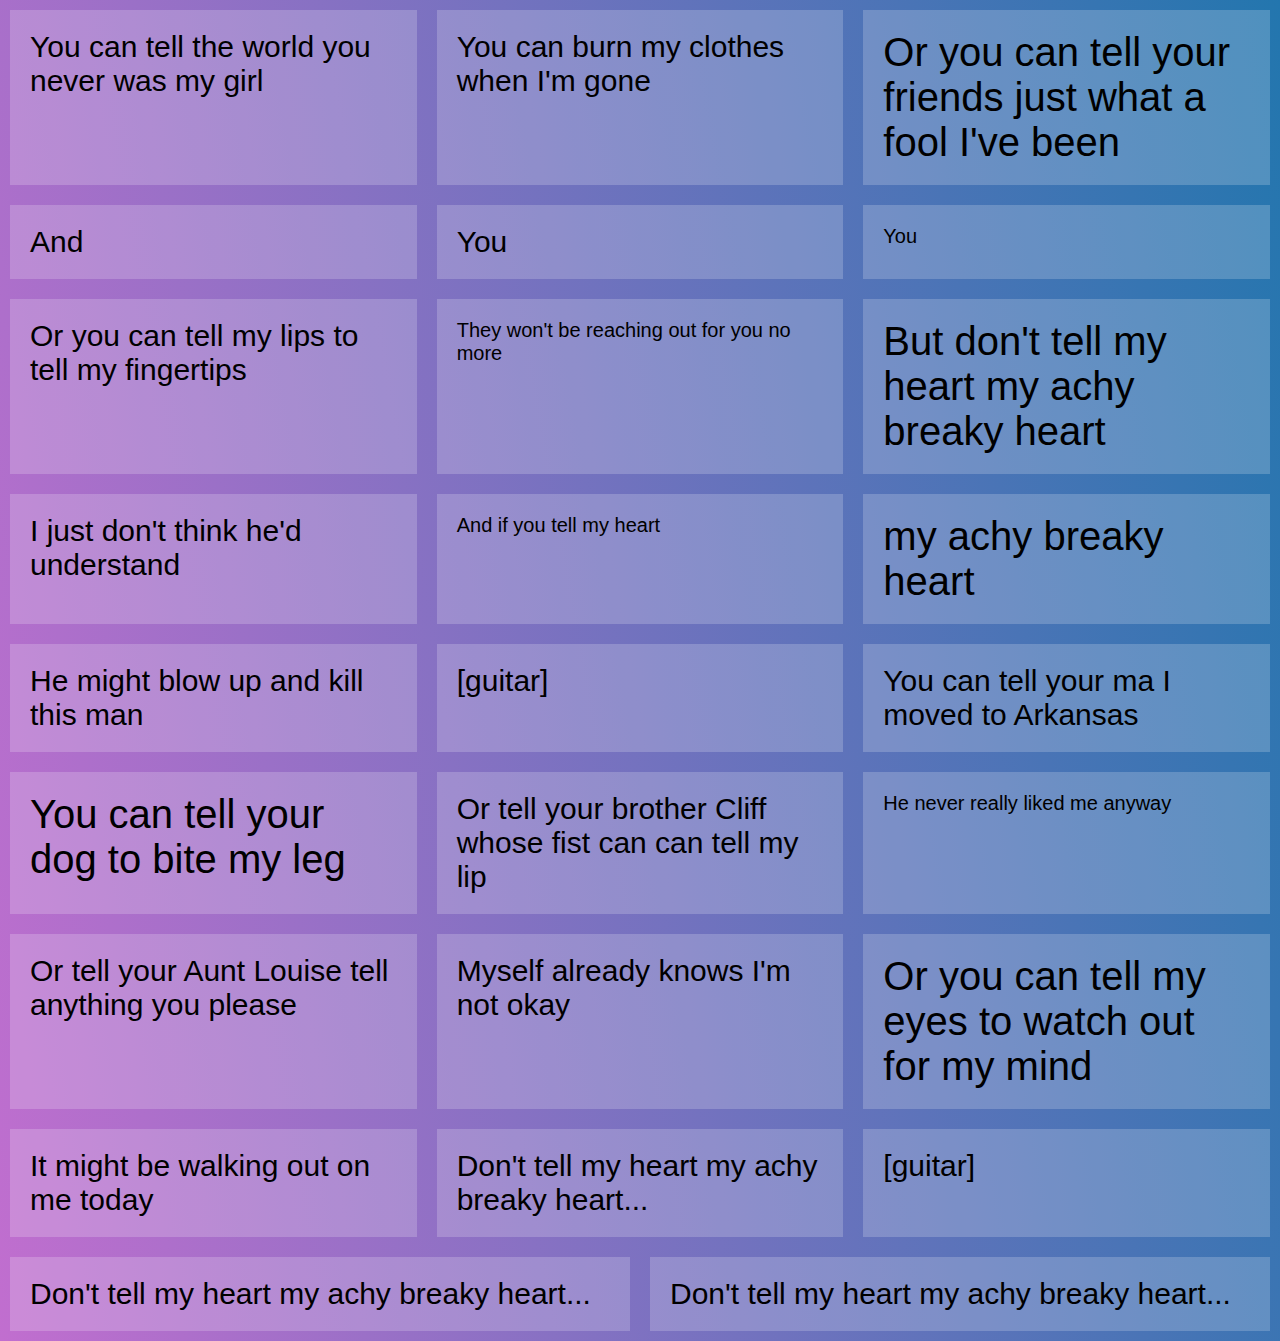
<file: equal-height-elements/index.html>
<!DOCTYPE html>
<html lang="en">
<head>
  <meta charset="UTF-8">
  <title>FlexBox Nav</title>
  <link rel="stylesheet" href="https://maxcdn.bootstrapcdn.com/font-awesome/4.3.0/css/font-awesome.min.css">
  <link rel="stylesheet" href="style.css">
  <!-- <link rel="stylesheet" href="style-ANSWER.css"> -->
</head>
<body>

  <div class="elements">

    <div class="item">You can tell the world you never was my girl</div>
    <div class="item">You can burn my clothes when I'm gone</div>
    <div class="item large">Or you can tell your friends just what a fool I've been</div>
    <div class="item">And </div>

    <div class="item">You </div>
    <div class="item small">You </div>
    <div class="item">Or you can tell my lips to tell my fingertips</div>
    <div class="item small">They won't be reaching out for you no more</div>

    <div class="item large">But don't tell my heart my achy breaky heart</div>
    <div class="item">I just don't think he'd understand</div>
    <div class="item small">And if you tell my heart</div>
    <div class="item large">my achy breaky heart</div>
    <div class="item">He might blow up and kill this man</div>

    <div class="item">[guitar]</div>

    <div class="item">You can tell your ma I moved to Arkansas</div>
    <div class="item large">You can tell your dog to bite my leg</div>
    <div class="item">Or tell your brother Cliff whose fist can can tell my lip</div>
    <div class="item small">He never really liked me anyway</div>

    <div class="item">Or tell your Aunt Louise tell anything you please</div>
    <div class="item">Myself already knows I'm not okay</div>
    <div class="item large">Or you can tell my eyes to watch out for my mind</div>
    <div class="item">It might be walking out on me today</div>

    <div class="item">Don't tell my heart my achy breaky heart...</div>

    <div class="item">[guitar]</div>

    <div class="item">Don't tell my heart my achy breaky heart...</div>
    <div class="item">Don't tell my heart my achy breaky heart...</div>

  </div>

</body>
</html>
</file>
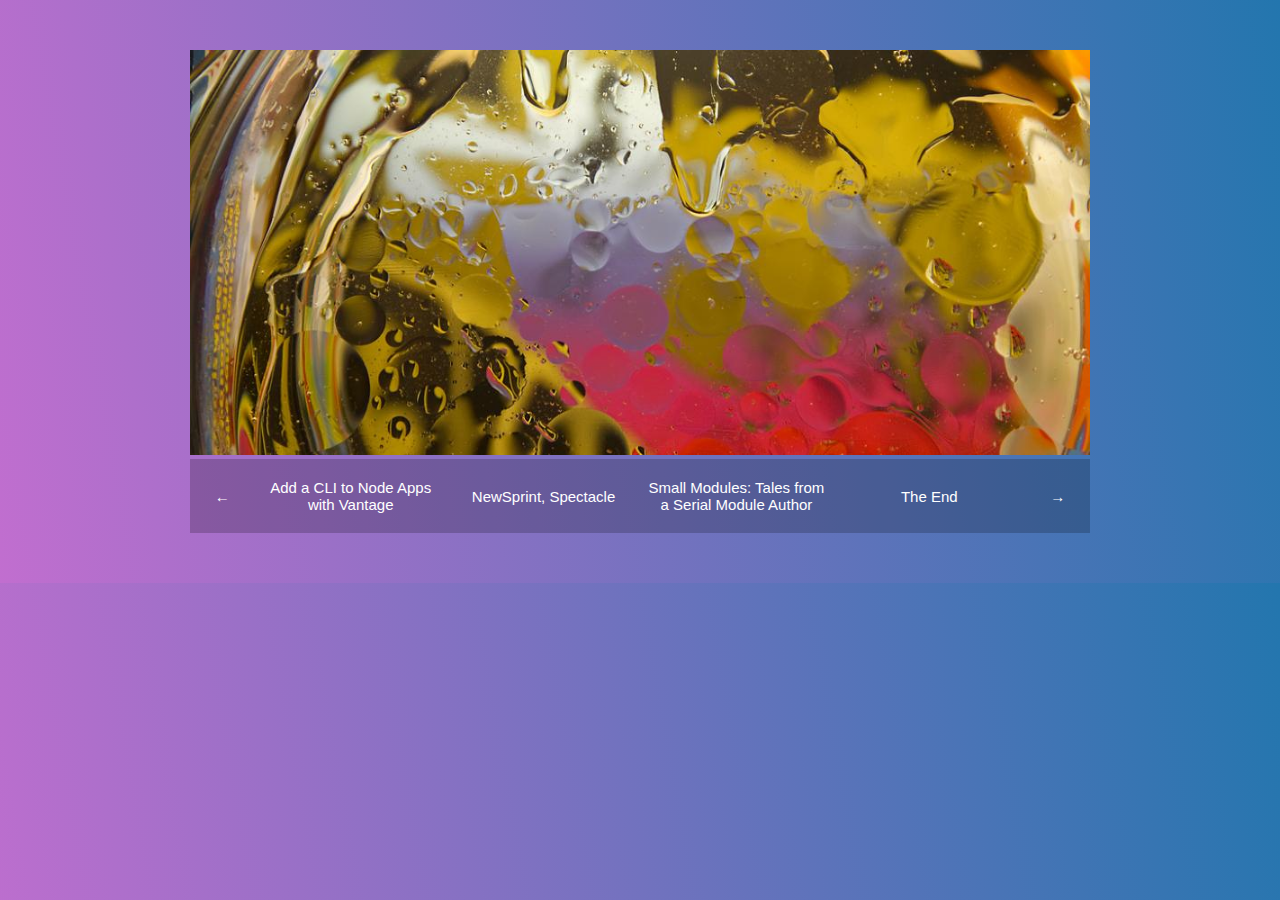
<file: nesting-flexbox/index.html>
<!DOCTYPE html>
<html lang="en">
  <head>
    <meta charset="UTF-8" />
    <title>FlexBox Nav</title>
    <link
      rel="stylesheet"
      href="https://maxcdn.bootstrapcdn.com/font-awesome/4.3.0/css/font-awesome.min.css"
    />
    <link rel="stylesheet" href="style.css" />
  </head>
  <body>
    <div class="wrapper">
      <div class="slider">
        <img src="slide.jpeg" alt="slide images" />
      </div>

      <div class="slider-nav">
        <ul>
          <li class="arrow">
            <a href="#"><span>←</span></a>
          </li>
          <li>
            <a href="#"><span>Add a CLI to Node Apps with Vantage</span></a>
          </li>

          <li>
            <a href="#"><span>NewSprint, Spectacle</span></a>
          </li>

          <li>
            <a href="#"
              ><span>Small Modules: Tales from a Serial Module Author</span></a
            >
          </li>

          <li>
            <a href="#"><span>The End</span></a>
          </li>

          <li class="arrow">
            <a href="#"><span>→</span></a>
          </li>
        </ul>
      </div>
    </div>
  </body>
</html>
</file>
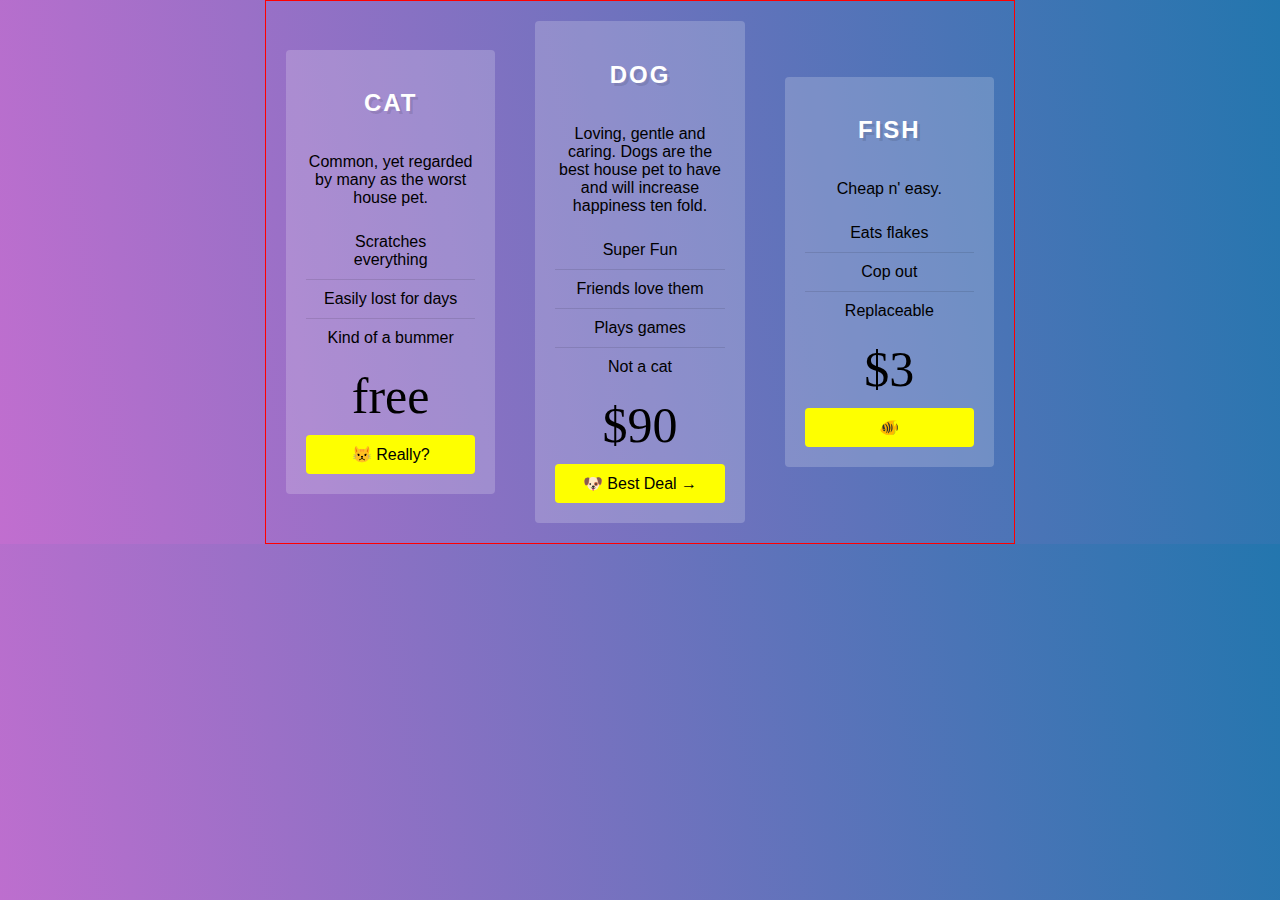
<file: pricing-grid/index.html>
<!DOCTYPE html>
<html lang="en">
<head>
  <meta charset="UTF-8">
  <title>FlexBox Nav</title>
  <link rel="stylesheet" href="https://maxcdn.bootstrapcdn.com/font-awesome/4.3.0/css/font-awesome.min.css">
  <link rel="stylesheet" href="style.css">
</head>
<body>

  <div class="pricing-grid">

    <div class="plan plan1">
      
      <h2>Cat</h2>
      <p>Common, yet regarded by many as the worst house pet.</p>
      <ul class="features">
        <li>Scratches everything</li>
        <li>Easily lost for days</li>
        <li>Kind of a bummer</li>
      </ul>

      <p class="price">free</p>

      <a href="#" class="cta">😾 Really?</a>
    </div>

    <div class="plan plan2">
      
      <h2>Dog</h2>
      <p>Loving, gentle and caring. Dogs are the best house pet to have and will increase happiness ten fold. </p>
      <ul class="features">
        <li>Super Fun</li>
        <li>Friends love them</li>
        <li>Plays games</li>
        <li>Not a cat</li>
      </ul>

      <p class="price">$90</p>

      <a href="#" class="cta">🐶 Best Deal →</a>
    </div>

    <div class="plan plan3">
      
      <h2>Fish</h2>
      <p>Cheap n' easy.</p>
      <ul class="features">
        <li>Eats flakes</li>
        <li>Cop out</li>
        <li>Replaceable</li>
      </ul>

      <p class="price">$3</p>

      <a href="#" class="cta">🐠</a>
    </div>

  </div>

</body>
</html>
</file>
<file: equal-height-elements/style.css>
/* Basic Setup */
html {
  box-sizing: border-box;
}

*, *:before, *:after {
  box-sizing: inherit;
}

body {
  font-family: sans-serif;
  margin: 0;
  background-image: linear-gradient(260deg, #2376ae 0%, #c16ecf 100%);
}

a {
  color:white;
}

.item.large {
  font-size: 40px;
}

.item.small {
  font-size: 20px;
}

.item {
  background:rgba(255,255,255,0.2);
  margin:10px;
  padding:20px;
  font-size: 30px;
}

/* Flexbox Starts Here: */
.elements{
  display: flex;
  flex-wrap: wrap;
  /* justify-content: center; */
  /* This property will not work unless we remove the flex-grow from the flex children */
}

.item{
  flex: 1 1 calc(33.333% - 20px);
  /* if we set the flex-grow property to zero we can then go to the flex container and use justify-content to manipulate the placement of the final two containers since there is extra space */
}
</file>
<file: nesting-flexbox/style.css>
/* Basic styling set up */
html {
  box-sizing: border-box;
}

*,
*:before,
*:after {
  box-sizing: inherit;
}

body {
  font-family: sans-serif;
  margin: 0;
  background-image: linear-gradient(260deg, #2376ae 0%, #c16ecf 100%);
}

.wrapper {
  max-width: 1000px;
  margin: 0 auto;
  padding: 50px;
}

img {
  max-width: 100%;
}

a {
  color: white;
  text-decoration: none;
  font-size: 15px;
  background: rgba(0, 0, 0, 0.2);
  padding: 20px 5px;
}
a:hover {
  background: rgba(0, 0, 0, 0.4);
}

/* flex styling */

.slider-nav ul{
  list-style: none;
  text-align: center;
  margin: 0;
  padding: 0px;
  display: flex;
}

.slider-nav li{
  flex: 3;
  display: flex;
}

.slider-nav .arrow{
  flex: 1;
}

.slider-nav li a{
  flex-basis: 100%;
  display: flex;
  justify-content: center;
  align-items: center;
}








 /* .slider-nav ul {
  list-style: none;
  margin: 0;
  padding: 0;
  display: flex;
  justify-content: center;
  text-align: center;
}

.slider-nav li {
  flex: 3;
  display: flex;
}

.slider-nav a {
  flex-basis: 100%;
  display: flex;
  align-items: center;
}

.slider-nav .arrow {
  flex: 1;
}

.slider-nav span{
  display: block;
  width: 100%;
}  */
</file>
<file: pricing-grid/style.css>
/* Some CSS Setup - nothing to do with flexbox */
html {
  box-sizing: border-box;
}

*, *:before, *:after {
  box-sizing: inherit;
}

body {
  font-family: sans-serif;
  margin: 0;
  background-image: linear-gradient(260deg, #2376ae 0%, #c16ecf 100%);
}

a {
  color:white;
}

.plan ul {
  margin: 0;
  padding: 0;
  list-style: none;
}

.plan ul li {
  border-bottom: 1px solid rgba(0,0,0,0.1);
  padding:10px;
}

.plan ul li:last-child {
  border-bottom: 0;
}

.plan a {
  text-decoration: none;
  background:#FEFF00;
  padding:10px;
  color:black;
  border-radius:4px;
}


.plan h2 {
  text-transform: uppercase;
  color:white;
  letter-spacing: 2px;
  text-shadow:3px 3px 0 rgba(0,0,0,0.1);
}

.price {
  font-size: 50px;
  font-family: serif;
  margin: 10px 0;
}


.pricing-grid {
  max-width:750px;
  margin: 0 auto;
  display: flex;
  align-items: center;
  border: 1px solid red;
}


/* flex properties */

.plan{
  background: rgba(255,255,255,0.2);
  margin: 20px;
  padding: 20px;
  border-radius: 4px;
  text-align: center;
  flex: 1;
  display: flex;
  flex-direction: column;
  justify-content: space-evenly;
}
</file>
